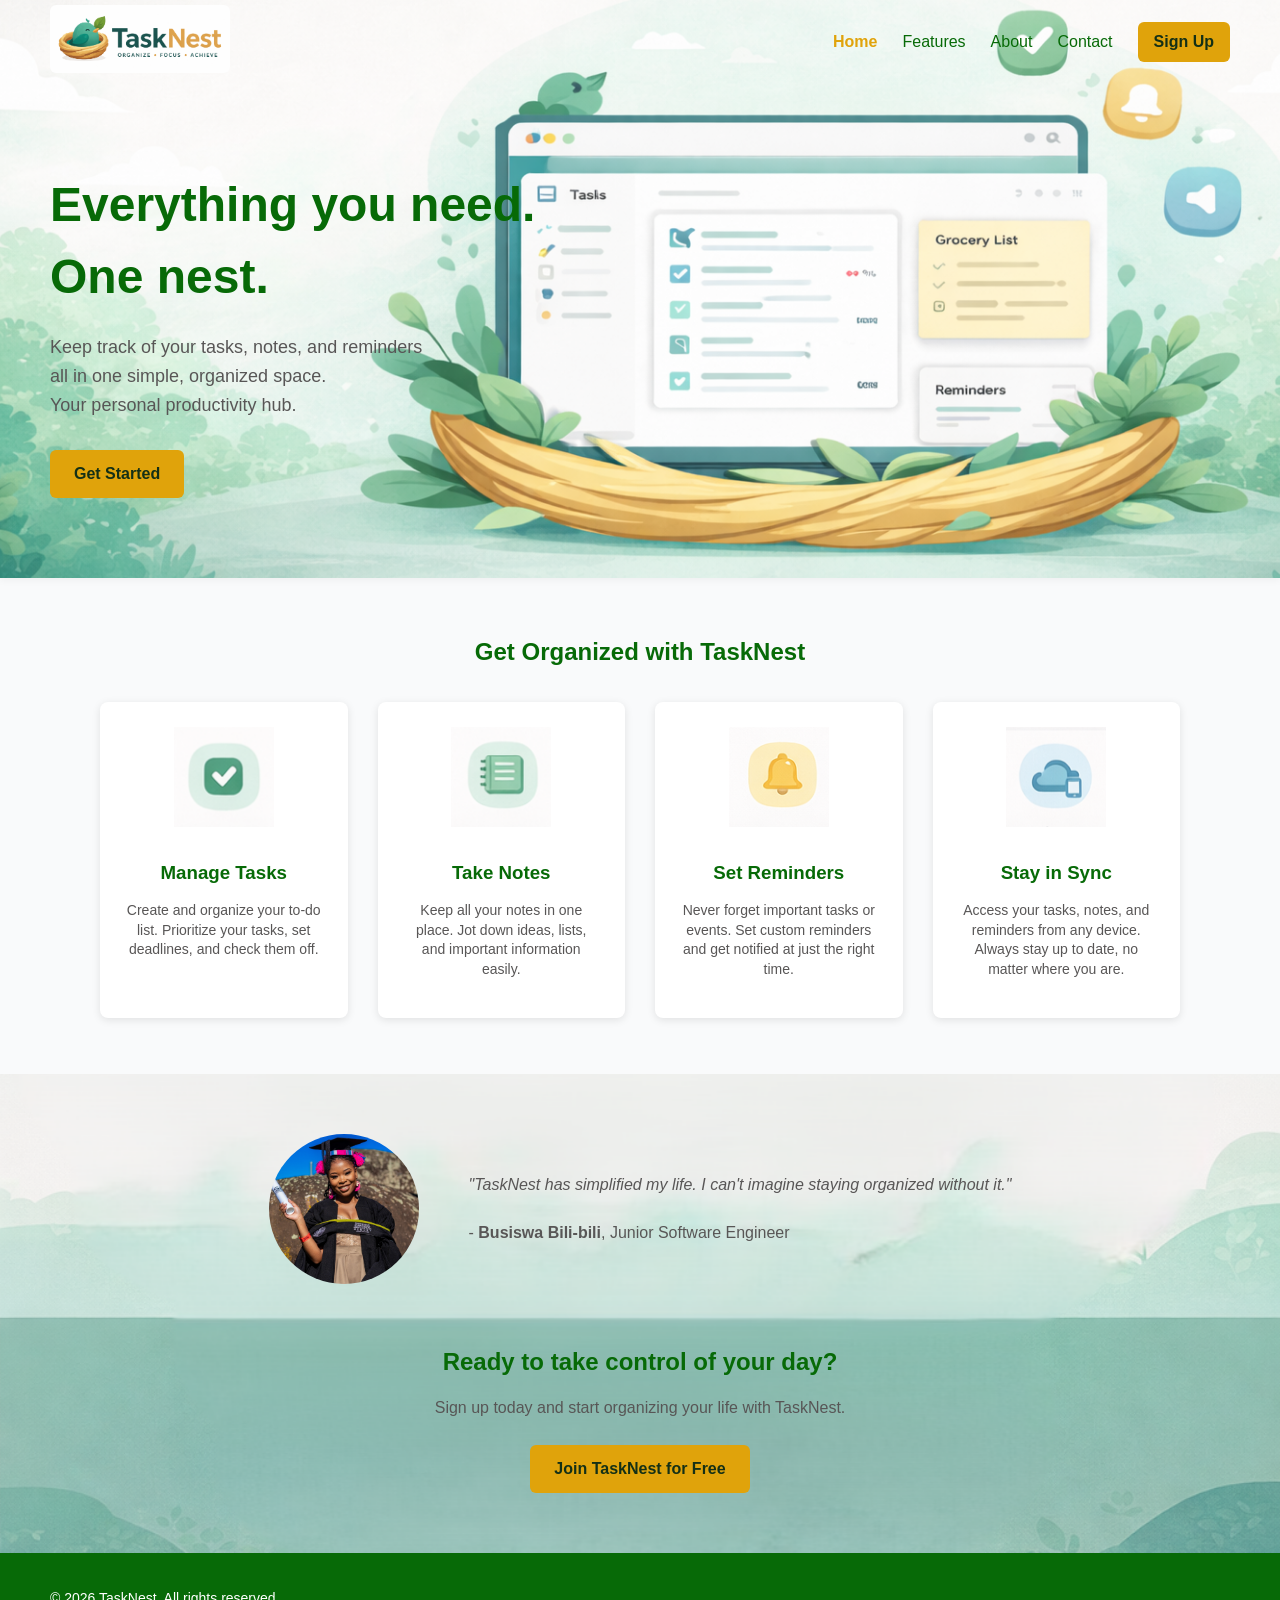
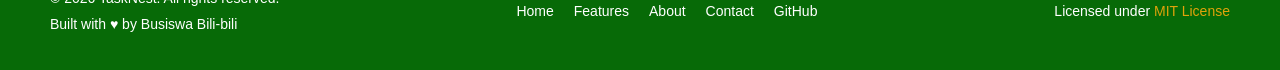
<file: index.html>
<!doctype html>
<html lang="en">
  <head>
    <meta charset="UTF-8" />
    <meta name="viewport" content="width=device-width, initial-scale=1.0" />
    <title>TaskNest - Your Personal Productivity Hub</title>
    <link rel="stylesheet" href="style.css" />
  </head>
  <body>
    <a href="#main-content" class="skip-link">Skip to main content</a>
    <div class="container">
      <header>
        <nav class="nav-bar">
          <div class="logo">
            <img src="images/TaskNestLogo2.png" alt="TaskNest Logo" />
          </div>

          <!-- HIDDEN CHECKBOX -->
          <input type="checkbox" id="menu-toggle" />

          <!-- HAMBURGER ICON -->
          <label
            for="menu-toggle"
            class="menu-icon"
            aria-label="Open navigation menu"
            >&#9776;</label
          >

          <div class="nav-links">
            <a href="index.html" class="active">Home</a>
            <a href="#features">Features</a>
            <a href="about.html">About</a>
            <a href="contact.html">Contact</a>
            <a class="cta-button" href="signup.html">Sign Up</a>
          </div>
        </nav>

        <section class="hero">
          <h1>Everything you need.<br />One nest.</h1>
          <p>
            Keep track of your tasks, notes, and reminders <br />
            all in one simple, organized space. <br />
            Your personal productivity hub.
          </p>
          <a href="signup.html" class="cta-button" role="button">Get Started</a>
        </section>
      </header>

      <main id="main-content">
        <h2>Get Organized with TaskNest</h2>
        <section class="features" id="features">
          <div class="feature">
            <img src="images/ManageTasks.png" alt="Manage Tasks" />
            <h3>Manage Tasks</h3>
            <p>
              Create and organize your to-do list. Prioritize your tasks, set
              deadlines, and check them off.
            </p>
          </div>

          <div class="feature">
            <img src="images/TakeNotes.png" alt="Take Notes" />
            <h3>Take Notes</h3>
            <p>
              Keep all your notes in one place. Jot down ideas, lists, and
              important information easily.
            </p>
          </div>

          <div class="feature">
            <img src="images/SetReminders.png" alt="Set Reminders" />
            <h3>Set Reminders</h3>
            <p>
              Never forget important tasks or events. Set custom reminders and
              get notified at just the right time.
            </p>
          </div>

          <div class="feature">
            <img src="images/StayInSync.png" alt="Stay in Sync" />
            <h3>Stay in Sync</h3>
            <p>
              Access your tasks, notes, and reminders from any device. Always
              stay up to date, no matter where you are.
            </p>
          </div>
        </section>

        <section class="testimonial-cta-content">
          <div class="testimonial">
            <img src="images/quotation.jpeg" alt="Quote icon" />
            <p>
              <em>
                "TaskNest has simplified my life. I can't imagine staying
                organized without it."</em
              >
              <br /><br />
              - <strong>Busiswa Bili-bili</strong>, Junior Software Engineer
            </p>
          </div>

          <div class="cta">
            <h2>Ready to take control of your day?</h2>
            <p>Sign up today and start organizing your life with TaskNest.</p>
            <a href="signup.html" class="cta-button" role="button"
              >Join TaskNest for Free</a
            >
          </div>
        </section>
      </main>

      <footer class="footer">
        <div class="footer-content">
          <div class="footer-left">
            <p>&copy; 2026 TaskNest. All rights reserved.</p>
            <p>Built with &hearts; by Busiswa Bili-bili</p>
          </div>

          <div class="footer-links">
            <a href="index.html">Home</a>
            <a href="index.html#features">Features</a>
            <a href="about.html">About</a>
            <a href="contact.html">Contact</a>
            <a
              href="https://github.com/BUSISWABILIBILI?tab=repositories"
              target="_blank"
              >GitHub</a
            >
          </div>

          <div class="footer-license">
            <p>
              Licensed under
              <a
                href="https://opensource.org/licenses/MIT"
                target="_blank"
                rel="noopener noreferrer"
              >
                MIT License
              </a>
            </p>
          </div>
        </div>
      </footer>
    </div>
  </body>
</html>
</file>
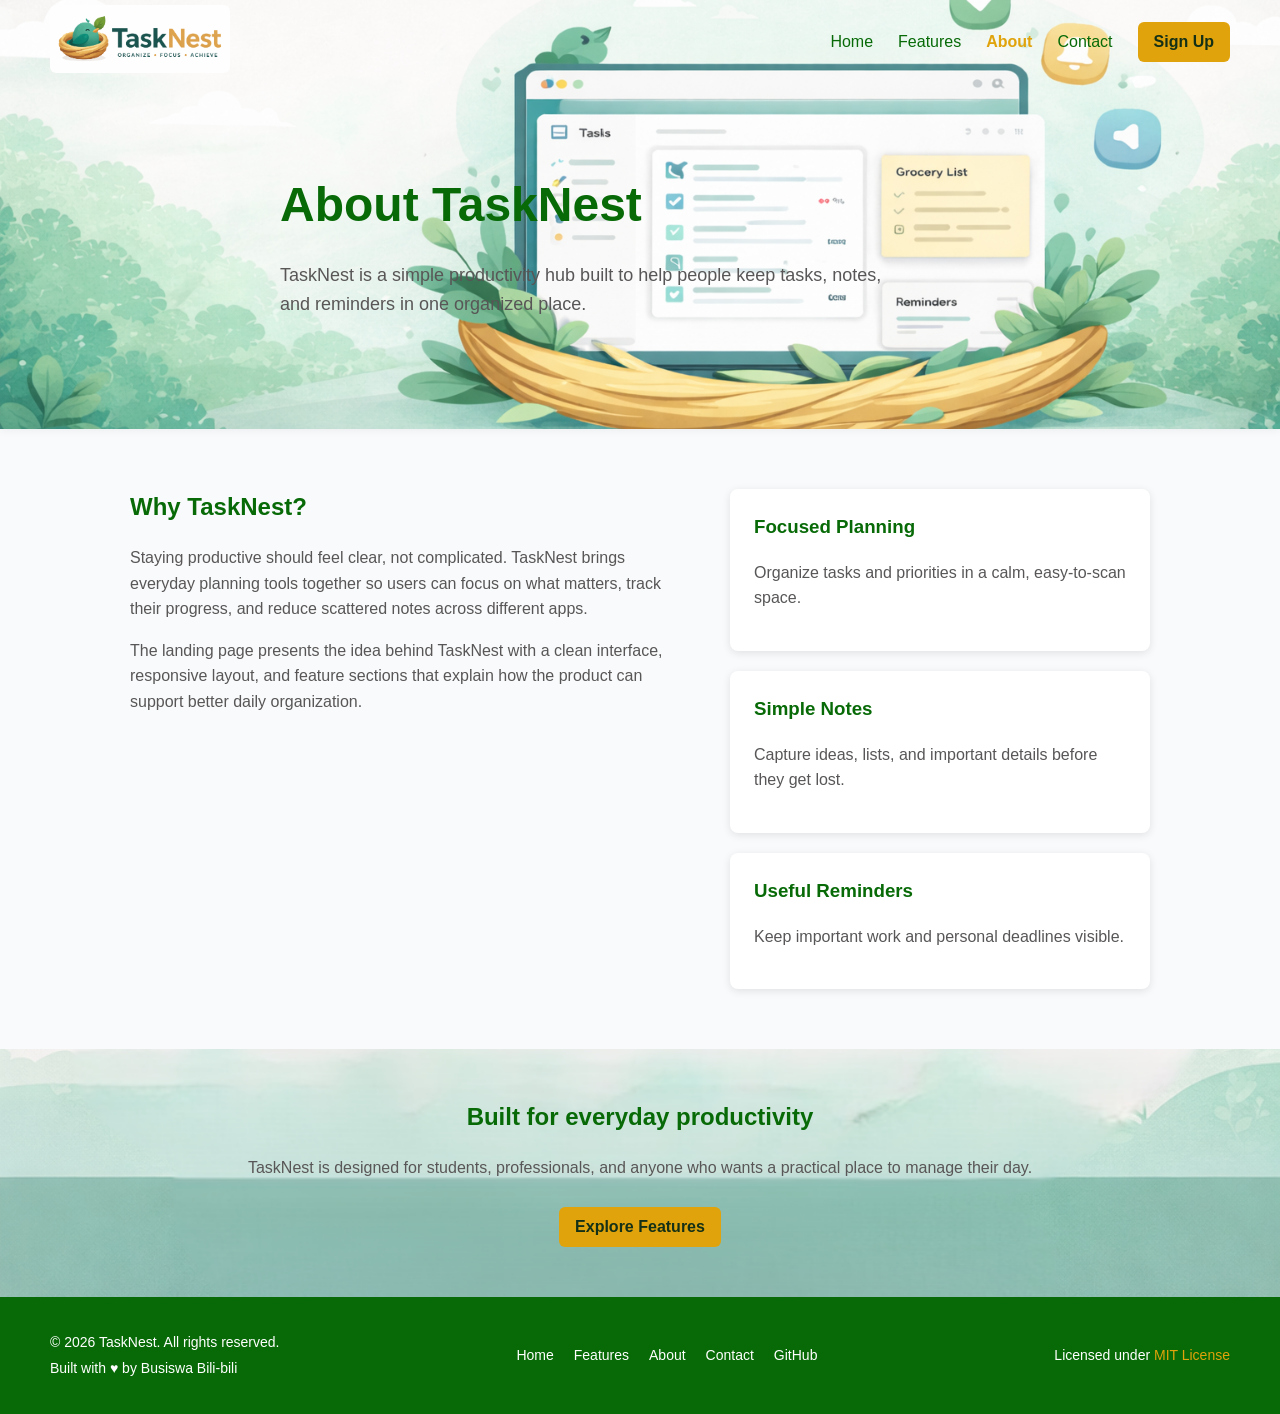
<file: about.html>
<!doctype html>
<html lang="en">
  <head>
    <meta charset="UTF-8" />
    <meta name="viewport" content="width=device-width, initial-scale=1.0" />
    <title>About TaskNest - Your Personal Productivity Hub</title>
    <link rel="stylesheet" href="style.css" />
  </head>
  <body>
    <a href="#main-content" class="skip-link">Skip to main content</a>
    <div class="container">
      <header class="about-header">
        <nav class="nav-bar">
          <div class="logo">
            <img src="images/TaskNestLogo2.png" alt="TaskNest Logo" />
          </div>

          <input type="checkbox" id="menu-toggle" />
          <label
            for="menu-toggle"
            class="menu-icon"
            aria-label="Open navigation menu"
            >&#9776;</label
          >

          <div class="nav-links">
            <a href="index.html">Home</a>
            <a href="index.html#features">Features</a>
            <a href="about.html" class="active">About</a>
            <a href="contact.html">Contact</a>
            <a class="cta-button" href="signup.html">Sign Up</a>
          </div>
        </nav>

        <section class="hero about-hero">
          <h1>About TaskNest</h1>
          <p>
            TaskNest is a simple productivity hub built to help people keep
            tasks, notes, and reminders in one organized place.
          </p>
        </section>
      </header>

      <main class="about-main" id="main-content">
        <section class="about-section">
          <div class="about-copy">
            <h2>Why TaskNest?</h2>
            <p>
              Staying productive should feel clear, not complicated. TaskNest
              brings everyday planning tools together so users can focus on what
              matters, track their progress, and reduce scattered notes across
              different apps.
            </p>
            <p>
              The landing page presents the idea behind TaskNest with a clean
              interface, responsive layout, and feature sections that explain how
              the product can support better daily organization.
            </p>
          </div>

          <div class="about-highlights">
            <div class="about-highlight">
              <h3>Focused Planning</h3>
              <p>Organize tasks and priorities in a calm, easy-to-scan space.</p>
            </div>
            <div class="about-highlight">
              <h3>Simple Notes</h3>
              <p>Capture ideas, lists, and important details before they get lost.</p>
            </div>
            <div class="about-highlight">
              <h3>Useful Reminders</h3>
              <p>Keep important work and personal deadlines visible.</p>
            </div>
          </div>
        </section>

        <section class="about-cta">
          <h2>Built for everyday productivity</h2>
          <p>
            TaskNest is designed for students, professionals, and anyone who
            wants a practical place to manage their day.
          </p>
          <a href="index.html#features" class="cta-button">Explore Features</a>
        </section>
      </main>

      <footer class="footer">
        <div class="footer-content">
          <div class="footer-left">
            <p>&copy; 2026 TaskNest. All rights reserved.</p>
            <p>Built with &hearts; by Busiswa Bili-bili</p>
          </div>

          <div class="footer-links">
            <a href="index.html">Home</a>
            <a href="index.html#features">Features</a>
            <a href="about.html">About</a>
            <a href="contact.html">Contact</a>
            <a
              href="https://github.com/BUSISWABILIBILI?tab=repositories"
              target="_blank"
              rel="noopener noreferrer"
              >GitHub</a
            >
          </div>

          <div class="footer-license">
            <p>
              Licensed under
              <a
                href="https://opensource.org/licenses/MIT"
                target="_blank"
                rel="noopener noreferrer"
              >
                MIT License
              </a>
            </p>
          </div>
        </div>
      </footer>
    </div>
  </body>
</html>
</file>
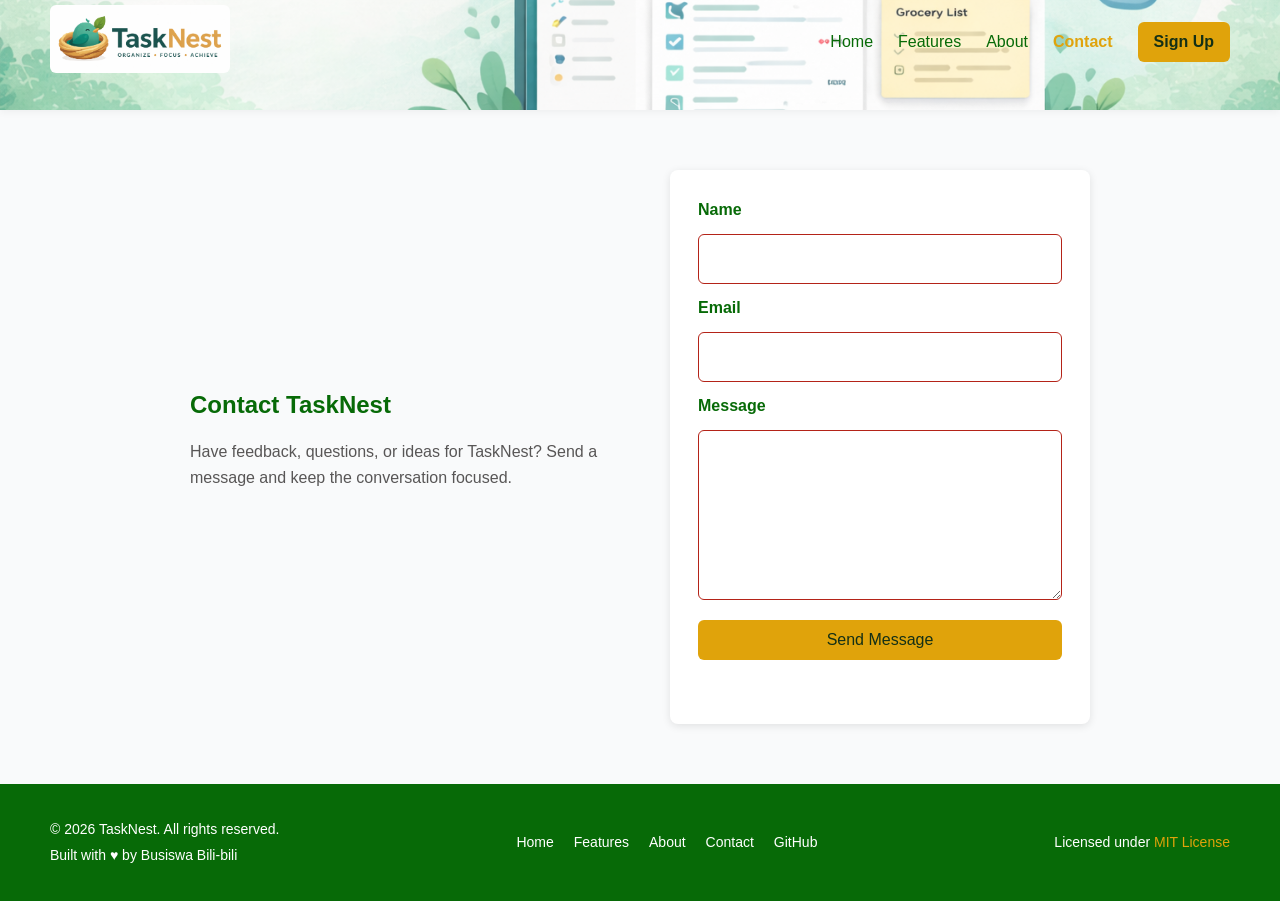
<file: contact.html>
<!doctype html>
<html lang="en">
  <head>
    <meta charset="UTF-8" />
    <meta name="viewport" content="width=device-width, initial-scale=1.0" />
    <title>Contact TaskNest - Your Personal Productivity Hub</title>
    <link rel="stylesheet" href="style.css" />
  </head>
  <body>
    <a href="#main-content" class="skip-link">Skip to main content</a>
    <div class="container">
      <header class="contact-header">
        <nav class="nav-bar">
          <div class="logo">
            <img src="images/TaskNestLogo2.png" alt="TaskNest Logo" />
          </div>

          <input type="checkbox" id="menu-toggle" />
          <label
            for="menu-toggle"
            class="menu-icon"
            aria-label="Open navigation menu"
            >&#9776;</label
          >

          <div class="nav-links">
            <a href="index.html">Home</a>
            <a href="index.html#features">Features</a>
            <a href="about.html">About</a>
            <a href="contact.html" class="active">Contact</a>
            <a class="cta-button" href="signup.html">Sign Up</a>
          </div>
        </nav>
      </header>

      <main class="contact-page-main" id="main-content">
        <section class="contact-section">
          <div class="contact-copy">
            <h1>Contact TaskNest</h1>
            <p>
              Have feedback, questions, or ideas for TaskNest? Send a message
              and keep the conversation focused.
            </p>

          </div>

          <form class="contact-form" id="contact-form">
            <label for="contact-name">Name</label>
            <input
              type="text"
              id="contact-name"
              name="name"
              autocomplete="name"
              required
            />

            <label for="contact-email">Email</label>
            <input
              type="email"
              id="contact-email"
              name="email"
              autocomplete="email"
              required
            />

            <label for="message">Message</label>
            <textarea id="message" name="message" rows="6" required></textarea>

            <button type="submit" class="cta-button">Send Message</button>
            <p class="form-message" id="contact-message" aria-live="polite"></p>
          </form>
        </section>
      </main>

      <footer class="footer">
        <div class="footer-content">
          <div class="footer-left">
            <p>&copy; 2026 TaskNest. All rights reserved.</p>
            <p>Built with &hearts; by Busiswa Bili-bili</p>
          </div>

          <div class="footer-links">
            <a href="index.html">Home</a>
            <a href="index.html#features">Features</a>
            <a href="about.html">About</a>
            <a href="contact.html">Contact</a>
            <a
              href="https://github.com/BUSISWABILIBILI?tab=repositories"
              target="_blank"
              rel="noopener noreferrer"
              >GitHub</a
            >
          </div>

          <div class="footer-license">
            <p>
              Licensed under
              <a
                href="https://opensource.org/licenses/MIT"
                target="_blank"
                rel="noopener noreferrer"
              >
                MIT License
              </a>
            </p>
          </div>
        </div>
      </footer>
    </div>

    <script>
      const contactForm = document.querySelector("#contact-form");
      const contactMessage = document.querySelector("#contact-message");

      if (contactForm && contactMessage) {
        contactForm.addEventListener("submit", function (event) {
          event.preventDefault();
          if (!contactForm.checkValidity()) {
            contactForm.reportValidity();
            return;
          }
          contactMessage.textContent =
            "Thanks for reaching out. Your message has been received.";
          contactForm.reset();
        });
      }
    </script>
  </body>
</html>
</file>
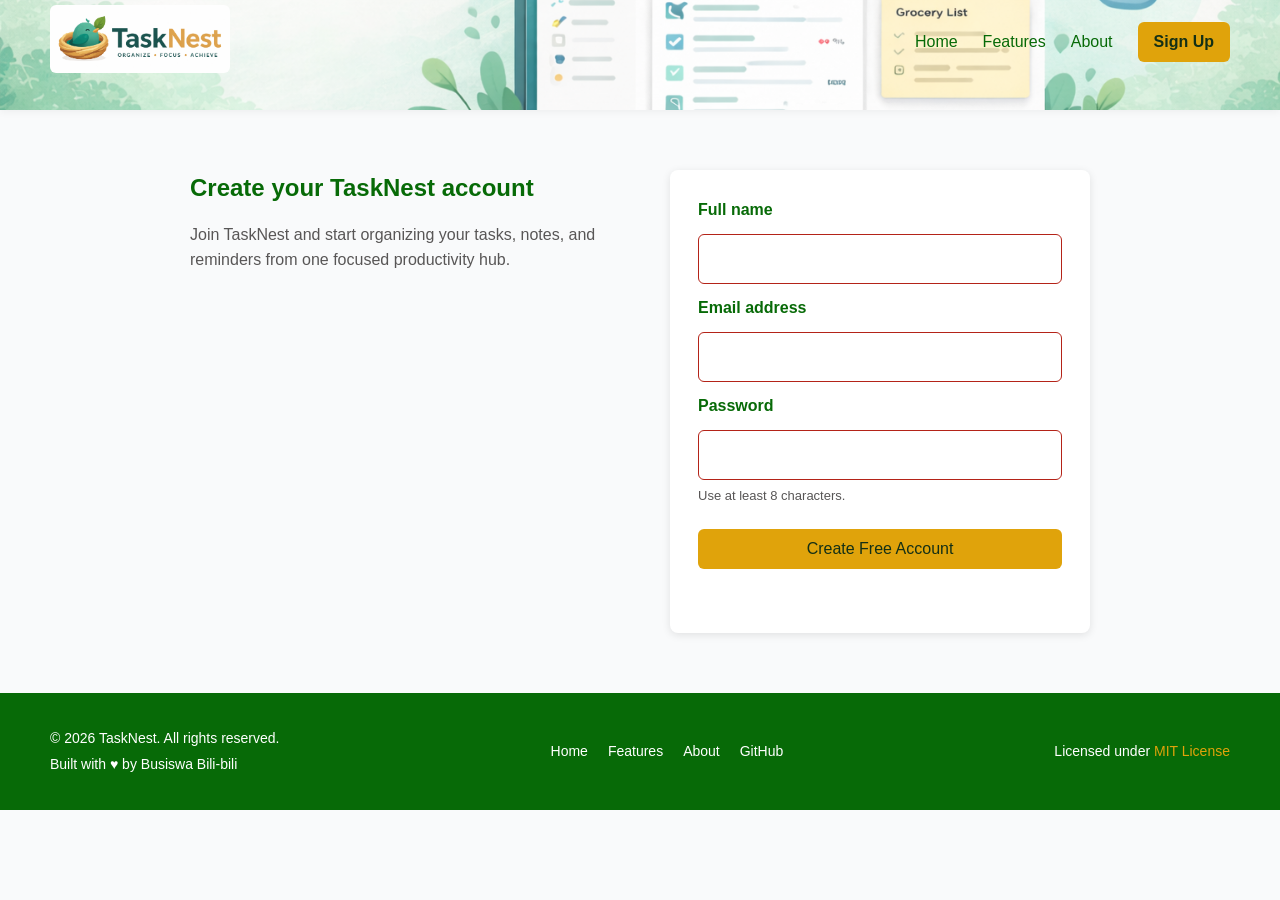
<file: signup.html>
<!doctype html>
<html lang="en">
  <head>
    <meta charset="UTF-8" />
    <meta name="viewport" content="width=device-width, initial-scale=1.0" />
    <title>Sign Up for TaskNest - Your Personal Productivity Hub</title>
    <link rel="stylesheet" href="style.css" />
  </head>
  <body>
    <a href="#main-content" class="skip-link">Skip to main content</a>
    <div class="container">
      <header class="signup-header">
        <nav class="nav-bar">
          <div class="logo">
            <img src="images/TaskNestLogo2.png" alt="TaskNest Logo" />
          </div>

          <input type="checkbox" id="menu-toggle" />
          <label
            for="menu-toggle"
            class="menu-icon"
            aria-label="Open navigation menu"
            >&#9776;</label
          >

          <div class="nav-links">
            <a href="index.html">Home</a>
            <a href="index.html#features">Features</a>
            <a href="about.html">About</a>
            <a class="cta-button active" href="signup.html">Sign Up</a>
          </div>
        </nav>
      </header>

      <main class="signup-page-main" id="main-content">
        <section class="signup-section signup-page-section">
          <div class="signup-copy">
            <h1>Create your TaskNest account</h1>
            <p>
              Join TaskNest and start organizing your tasks, notes, and
              reminders from one focused productivity hub.
            </p>
          </div>

          <form class="signup-form" id="signup-form">
            <label for="name">Full name</label>
            <input
              type="text"
              id="name"
              name="name"
              autocomplete="name"
              minlength="2"
              required
            />

            <label for="email">Email address</label>
            <input
              type="email"
              id="email"
              name="email"
              autocomplete="email"
              required
            />

            <label for="password">Password</label>
            <input
              type="password"
              id="password"
              name="password"
              autocomplete="new-password"
              minlength="8"
              required
            />
            <p class="form-help">Use at least 8 characters.</p>

            <button type="submit" class="cta-button">Create Free Account</button>
            <p class="signup-message" id="signup-message" aria-live="polite"></p>
          </form>
        </section>
      </main>

      <footer class="footer">
        <div class="footer-content">
          <div class="footer-left">
            <p>&copy; 2026 TaskNest. All rights reserved.</p>
            <p>Built with &hearts; by Busiswa Bili-bili</p>
          </div>

          <div class="footer-links">
            <a href="index.html">Home</a>
            <a href="index.html#features">Features</a>
            <a href="about.html">About</a>
            <a
              href="https://github.com/BUSISWABILIBILI?tab=repositories"
              target="_blank"
              rel="noopener noreferrer"
              >GitHub</a
            >
          </div>

          <div class="footer-license">
            <p>
              Licensed under
              <a
                href="https://opensource.org/licenses/MIT"
                target="_blank"
                rel="noopener noreferrer"
              >
                MIT License
              </a>
            </p>
          </div>
        </div>
      </footer>
    </div>

    <script>
      const signupForm = document.querySelector("#signup-form");
      const signupMessage = document.querySelector("#signup-message");

      if (signupForm && signupMessage) {
        signupForm.addEventListener("submit", function (event) {
          event.preventDefault();
          if (!signupForm.checkValidity()) {
            signupForm.reportValidity();
            return;
          }
          signupMessage.textContent =
            "Thanks for signing up! TaskNest will be in touch soon.";
          signupForm.reset();
        });
      }
    </script>
  </body>
</html>
</file>
<file: style.css>
/* Page */
:root {
  --cta-text-color: #143016;
}

html {
  scroll-behavior: smooth;
}

body {
  font-family: "Roboto", sans-serif;
  background-color: #f9fafb;
  line-height: 1.5;
  margin: 0;
}

.skip-link {
  background-color: rgb(7, 106, 7);
  color: #fff;
  left: 16px;
  padding: 10px 14px;
  position: absolute;
  text-decoration: none;
  top: -48px;
  z-index: 100;
}

.skip-link:focus {
  top: 16px;
}

a:focus-visible,
button:focus-visible,
input:focus-visible,
textarea:focus-visible,
.menu-icon:focus-visible {
  outline: 3px solid rgb(224, 163, 11);
  outline-offset: 3px;
}

/* HEADER */
header {
  background: url("images/heroImg.png");
  background-size: cover;
  background-position: center;
  min-height: 60vh;
  padding: 5px 50px 80px;
  box-shadow: 0 2px 8px rgba(0, 0, 0, 0.05);
}

/* NAV BAR */
.nav-bar {
  display: flex;
  justify-content: space-between;
  align-items: center;
  max-width: 1180px;
  margin: 0 auto;
}

.nav-bar .logo img {
  width: 180px;
  border-radius: 6px;
}

/* NAV LINKS */
.nav-links {
  display: flex;
  gap: 25px;
  align-items: center;
}

.nav-links a {
  text-decoration: none;
  color: rgb(7, 106, 7);
  font-weight: 500;
  transition: color 0.3s ease;
}

.nav-links a:hover {
  color: rgb(224, 163, 11);
}

.nav-links a.cta-button {
  color: var(--cta-text-color);
  font-weight: 700;
}

.nav-links a.active {
  color: rgb(224, 163, 11);
  font-weight: 700;
}

.nav-links a.cta-button.active {
  color: var(--cta-text-color);
}

/* BUTTONS */
.cta-button {
  background-color: rgb(224, 163, 11);
  padding: 8px 16px;
  border-radius: 6px;
  color: var(--cta-text-color);
  cursor: pointer;
  border: none;
  display: inline-block;
  font-weight: 700;
  text-decoration: none;
  transition: all 0.3s ease;
}

.cta-button:hover {
  background-color: rgb(226, 191, 100);
  color: var(--cta-text-color) !important;
  border: none;
}

/* HERO SECTION */
.hero {
  padding-top: 50px;
  max-width: 1180px;
  margin: 0 auto;
}

.hero h1 {
  color: rgb(7, 106, 7);
  font-size: 48px;
  margin-bottom: 20px;
}

.hero p {
  font-size: 18px;
  color: rgb(88, 86, 86);
  line-height: 1.6;
  margin-bottom: 30px;
}

.hero a {
  text-decoration: none;
  font-size: 16px;
  padding: 12px 24px;
}

/* ABOUT PAGE */
.about-header {
  min-height: 45vh;
}

.signup-header {
  min-height: auto;
  padding-bottom: 30px;
}

.contact-header {
  min-height: auto;
  padding-bottom: 30px;
}

.about-hero {
  max-width: 720px;
}

.about-hero p {
  max-width: 620px;
}

.about-main {
  color: rgb(7, 106, 7);
}

.about-section {
  display: flex;
  gap: 40px;
  align-items: flex-start;
  justify-content: center;
  padding: 60px 50px;
}

.about-copy {
  max-width: 560px;
}

.about-copy h2,
.about-cta h2 {
  text-align: left;
  margin: 0 0 20px;
}

.about-copy p,
.about-highlight p,
.about-cta p {
  color: rgb(88, 86, 86);
  line-height: 1.6;
}

.about-highlights {
  display: grid;
  gap: 20px;
  width: min(100%, 420px);
}

.about-highlight {
  background-color: #fff;
  border-radius: 8px;
  box-shadow: 0 2px 8px rgba(0, 0, 0, 0.1);
  padding: 24px;
}

.about-highlight h3 {
  margin-top: 0;
}

.about-cta {
  background: url("images/background.png");
  background-position: center;
  background-size: cover;
  padding: 50px;
  text-align: center;
}

.about-cta h2 {
  text-align: center;
}

.about-cta a {
  display: inline-block;
  margin-top: 10px;
  text-decoration: none;
}

/* MAIN CONTENT */
/* FEATURES */
main {
  color: rgb(7, 106, 7);
}

main h2 {
  text-align: center;
  margin: 0 0 32px;
}

main > h2 {
  padding: 56px 20px 0;
}

.features {
  display: grid;
  gap: 30px;
  grid-template-columns: repeat(4, minmax(0, 1fr));
  max-width: 1180px;
  margin: 0 auto;
  padding: 0 50px 56px;
}

.feature {
  background-color: #fff;
  padding: 25px;
  border-radius: 8px;
  box-shadow: 0 2px 8px rgba(0, 0, 0, 0.1);
  text-align: center;
  width: 100%;
  transition:
    transform 0.3s ease,
    box-shadow 0.3s ease;
}

.feature:hover {
  transform: translateY(-8px);
  box-shadow: 0 8px 20px rgba(0, 0, 0, 0.15);
}

.feature img {
  width: 100px;
  margin-bottom: 15px;
}

.feature h3 {
  margin: 10px 0;
}

.feature p {
  color: rgb(88, 86, 86);
  font-size: 14px;
  line-height: 1.4;
}

/* TESTIMONIAL AND CTA */
.testimonial-cta-content {
  background: url("images/background.png");
  background-size: cover;
  background-position: center;
  padding: 60px 50px;
  display: flex;
  flex-direction: column;
  gap: 60px;
}

/* TESTIMONIAL */
.testimonial {
  display: flex;
  justify-content: center;
  align-items: center;
  gap: 50px;
  max-width: 900px;
  margin: 0 auto;
}

.testimonial img {
  width: 150px;
  height: 150px;
  border-radius: 50%;
  object-fit: cover;
}

.testimonial p {
  color: rgb(88, 86, 86);
  font-size: 16px;
  line-height: 1.5;
}

/* CTA */
.cta {
  text-align: center;
  max-width: 760px;
  margin: 0 auto;
}

.cta h2 {
  margin-bottom: 15px;
}

.cta p {
  color: rgb(88, 86, 86);
  margin-bottom: 25px;
  font-size: 16px;
}

.cta a.cta-button {
  text-decoration: none;
  display: inline-block;
  padding: 12px 24px;
  font-size: 16px;
}

/* SIGNUP */
.signup-section,
.contact-section {
  display: flex;
  gap: 40px;
  align-items: center;
  justify-content: center;
  max-width: 1080px;
  margin: 0 auto;
  padding: 60px 50px;
}

.signup-page-main,
.contact-page-main {
  min-height: 55vh;
}

.signup-page-section {
  align-items: flex-start;
}

.signup-copy,
.contact-copy {
  max-width: 440px;
}

.signup-copy h1,
.signup-copy h2,
.contact-copy h1 {
  color: rgb(7, 106, 7);
  margin: 0 0 15px;
  text-align: left;
}

.signup-copy p,
.signup-message,
.contact-copy p,
.form-message {
  color: rgb(88, 86, 86);
  line-height: 1.6;
}

.signup-form,
.contact-form {
  display: grid;
  gap: 12px;
  width: min(100%, 420px);
  background-color: #fff;
  border-radius: 8px;
  box-shadow: 0 2px 8px rgba(0, 0, 0, 0.1);
  padding: 28px;
}

.signup-form label,
.contact-form label {
  font-weight: 600;
}

.signup-form input,
.contact-form input,
.contact-form textarea {
  border: 1px solid #d9e2dc;
  border-radius: 6px;
  color: rgb(48, 47, 47);
  font: inherit;
  padding: 12px;
}

.contact-form textarea {
  resize: vertical;
}

.signup-form input:focus,
.contact-form input:focus,
.contact-form textarea:focus {
  border-color: rgb(7, 106, 7);
  outline: 2px solid rgba(7, 106, 7, 0.15);
}

.signup-form input:invalid:not(:placeholder-shown),
.contact-form input:invalid:not(:placeholder-shown),
.contact-form textarea:invalid:not(:placeholder-shown) {
  border-color: #b42318;
}

.signup-form button,
.contact-form button {
  font: inherit;
  margin-top: 8px;
}

.form-help {
  color: rgb(88, 86, 86);
  font-size: 13px;
  margin: -6px 0 4px;
}

.signup-message,
.form-message {
  color: rgb(7, 106, 7);
  font-weight: 600;
  min-height: 24px;
  margin: 0;
}

/* FOOTER */
.footer {
  background-color: rgb(7, 106, 7);
  color: #fff;
  padding: 30px 50px;
}

.footer-content {
  display: flex;
  justify-content: space-between;
  align-items: center;
  flex-wrap: wrap;
  gap: 20px;
  max-width: 1180px;
  margin: 0 auto;
}

/* LEFT SIDE */
.footer-left p {
  margin: 5px 0;
  font-size: 14px;
}

/* LINKS */
.footer-links {
  display: flex;
  gap: 20px;
}

.footer-links a {
  text-decoration: none;
  color: #fff;
  font-size: 14px;
  transition: color 0.3s ease;
}

.footer-links a:hover {
  color: rgb(224, 163, 11);
}

/* LICENSE */
.footer-license p {
  font-size: 14px;
}

.footer-license a {
  color: rgb(224, 163, 11);
  text-decoration: none;
}

.footer-license a:hover {
  text-decoration: underline;
}

/* MOBILE RESPONSIVENESS */
@media (max-width: 768px) {
  .footer-content {
    flex-direction: column;
    text-align: center;
  }

  .footer-links {
    justify-content: center;
  }
}

/* =========================
  GLOBAL RESPONSIVENESS
========================= */
* {
  box-sizing: border-box;
}

img {
  max-width: 100%;
  height: auto;
}

/* =========================
  TABLET (max-width: 1024px)
========================= */
@media (max-width: 1024px) {
  header {
    padding: 20px 30px 60px;
    height: auto;
  }

  .hero h1 {
    font-size: 38px;
  }

  .hero p {
    font-size: 16px;
  }

  .features {
    grid-template-columns: repeat(2, minmax(0, 1fr));
    padding: 0 30px 50px;
  }

  .testimonial {
    flex-direction: column;
    text-align: center;
    gap: 30px;
  }

  .signup-section,
  .contact-section {
    flex-direction: column;
    padding: 50px 30px;
  }

  .signup-copy,
  .contact-copy {
    max-width: 100%;
    text-align: center;
  }

  .signup-copy h1,
  .signup-copy h2,
  .contact-copy h1 {
    text-align: center;
  }

  .about-section {
    flex-direction: column;
    padding: 50px 30px;
  }

  .about-copy {
    max-width: 100%;
  }

  .about-highlights {
    width: 100%;
  }

}

/* =========================
  MOBILE (max-width: 768px)
========================= */
@media (max-width: 768px) {
  header {
    background-position: center;
  }

  /* NAV */
  .nav-bar {
    position: relative;
    flex-direction: row;
    justify-content: space-between;
    align-items: center;

    background-color: rgba(255, 255, 255, 0.9);
    padding: 10px 15px;
    border-radius: 8px;
  }

  .nav-links {
    position: absolute;
    top: 100%;
    left: 0;
    width: 100%;
    background-color: white;

    flex-direction: column;
    align-items: center;
    gap: 20px;
    padding: 20px 0;

    /* FIXED ANIMATION */
    opacity: 0;
    transform: translateY(-10px);
    pointer-events: none;

    z-index: 10;
    transition: all 0.3s ease;
    box-shadow: 0 8px 20px rgba(0, 0, 0, 0.1);
  }

  .nav-links a:not(.cta-button) {
    padding: 8px 0;
    width: 100%;
  }

  #menu-toggle:checked + .menu-icon + .nav-links {
    opacity: 1;
    transform: translateY(0);
    pointer-events: auto;
  }

  /* HERO */
  .hero {
    text-align: center;
    padding-top: 30px;
  }

  .hero h1 {
    font-size: 30px;
    line-height: 1.2;
    color: rgb(3, 64, 3);
  }

  .hero p {
    font-size: 15px;
    color: rgb(48, 47, 47);
  }

  /* FEATURES */
  .features {
    gap: 20px;
    grid-template-columns: 1fr;
    padding: 0 20px 40px;
  }

  .feature {
    width: 100%;
    max-width: 360px;
    margin: 0 auto;
  }

  /* TESTIMONIAL + CTA */
  .testimonial-cta-content {
    padding: 30px 20px;
  }

  .testimonial img {
    width: 120px;
    height: 120px;
  }

  .about-section,
  .about-cta,
  .signup-section,
  .contact-section {
    padding: 30px 20px;
  }

  .about-copy h2 {
    text-align: center;
  }

  /* FOOTER */
  .footer {
    padding: 20px;
  }
}

/* =========================
  SMALL MOBILE (max-width: 480px)
========================= */
@media (max-width: 480px) {
  .hero h1 {
    font-size: 24px;
  }

  .cta a.cta-button {
    width: 100%;
  }

  .feature {
    padding: 20px;
  }
}

/* VISUALLY HIDE CHECKBOX */
#menu-toggle {
  height: 1px;
  opacity: 0;
  overflow: hidden;
  position: absolute;
  width: 1px;
}

#menu-toggle:focus-visible + .menu-icon {
  outline: 3px solid rgb(224, 163, 11);
  outline-offset: 3px;
}

/* HAMBURGER ICON */
.menu-icon {
  display: none;
  font-size: 30px;
  cursor: pointer;
  color: rgb(7, 106, 7);
  padding: 5px 10px;
}

@media (max-width: 768px) {
  .menu-icon {
    display: block;
  }

  .nav-links a:not(:last-child) {
    border-bottom: 1px solid #eee;
    width: 100%;
    text-align: center;
  }
}
</file>
